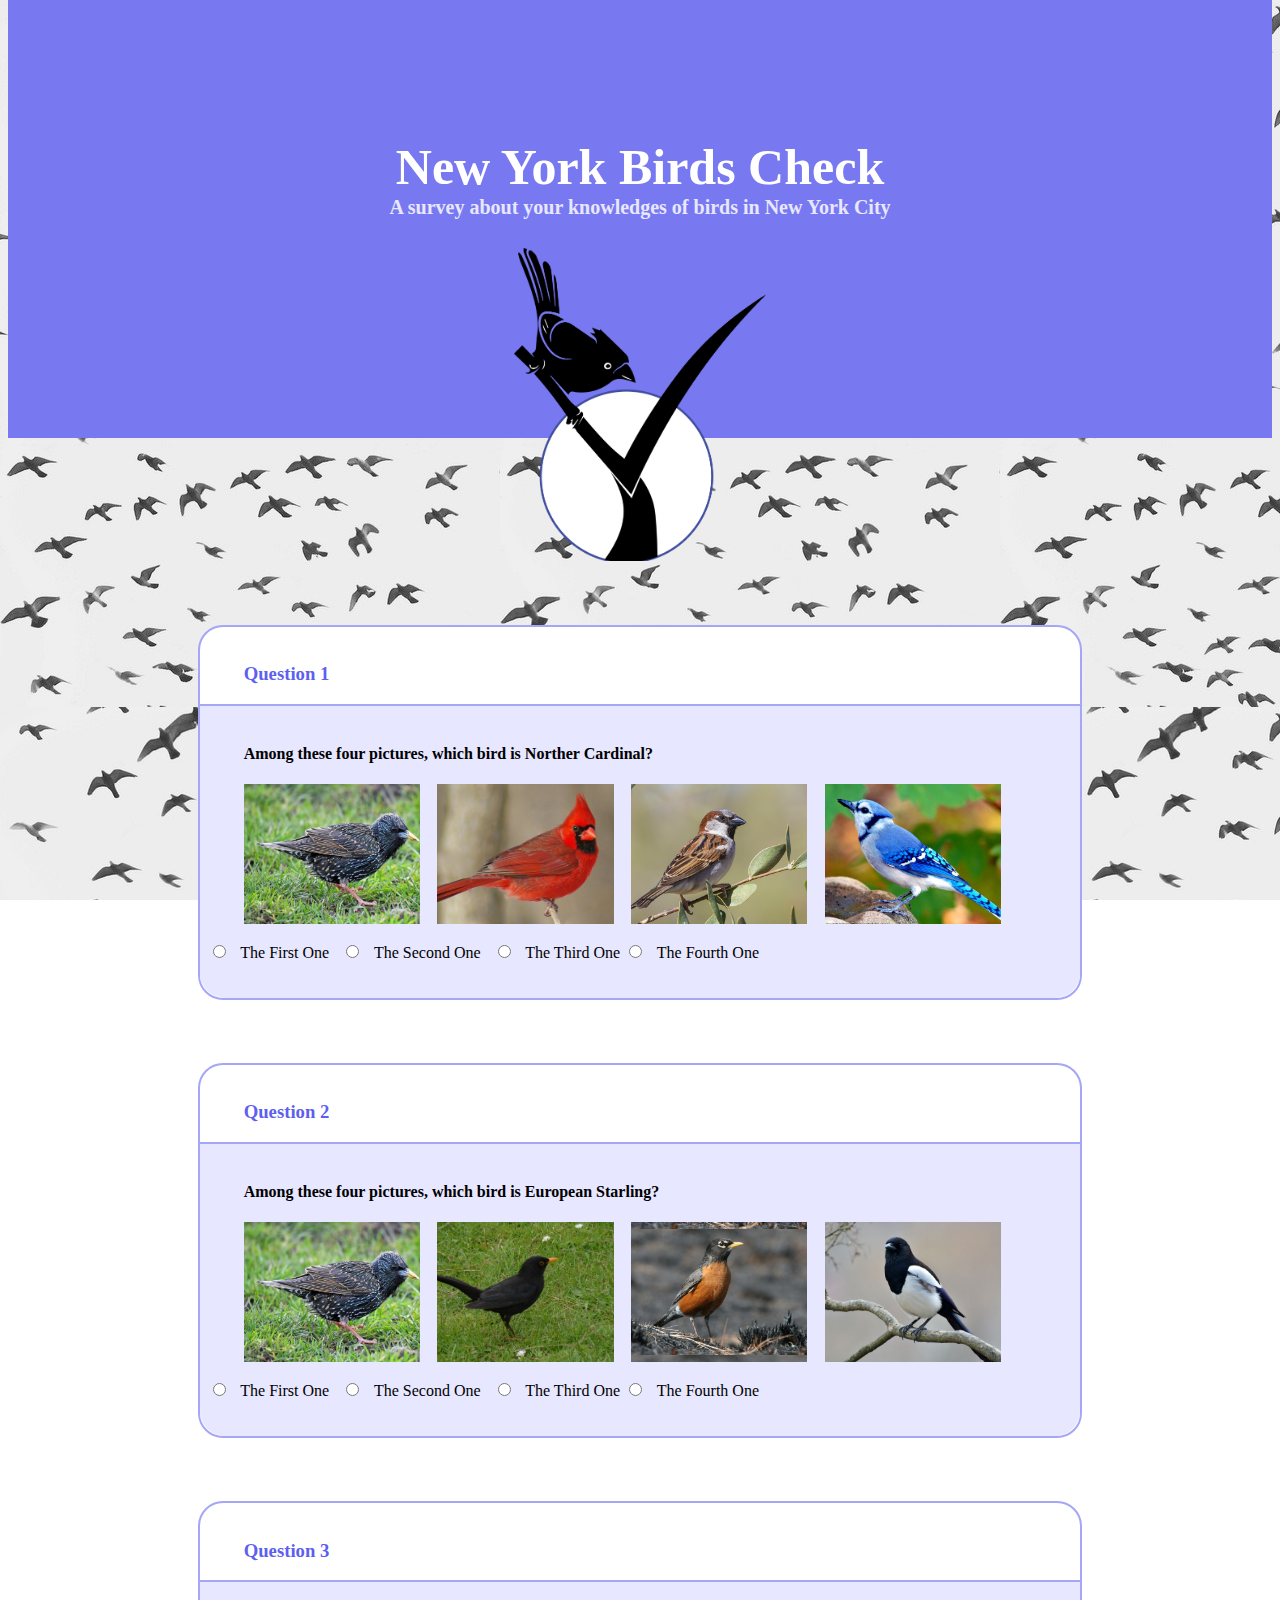
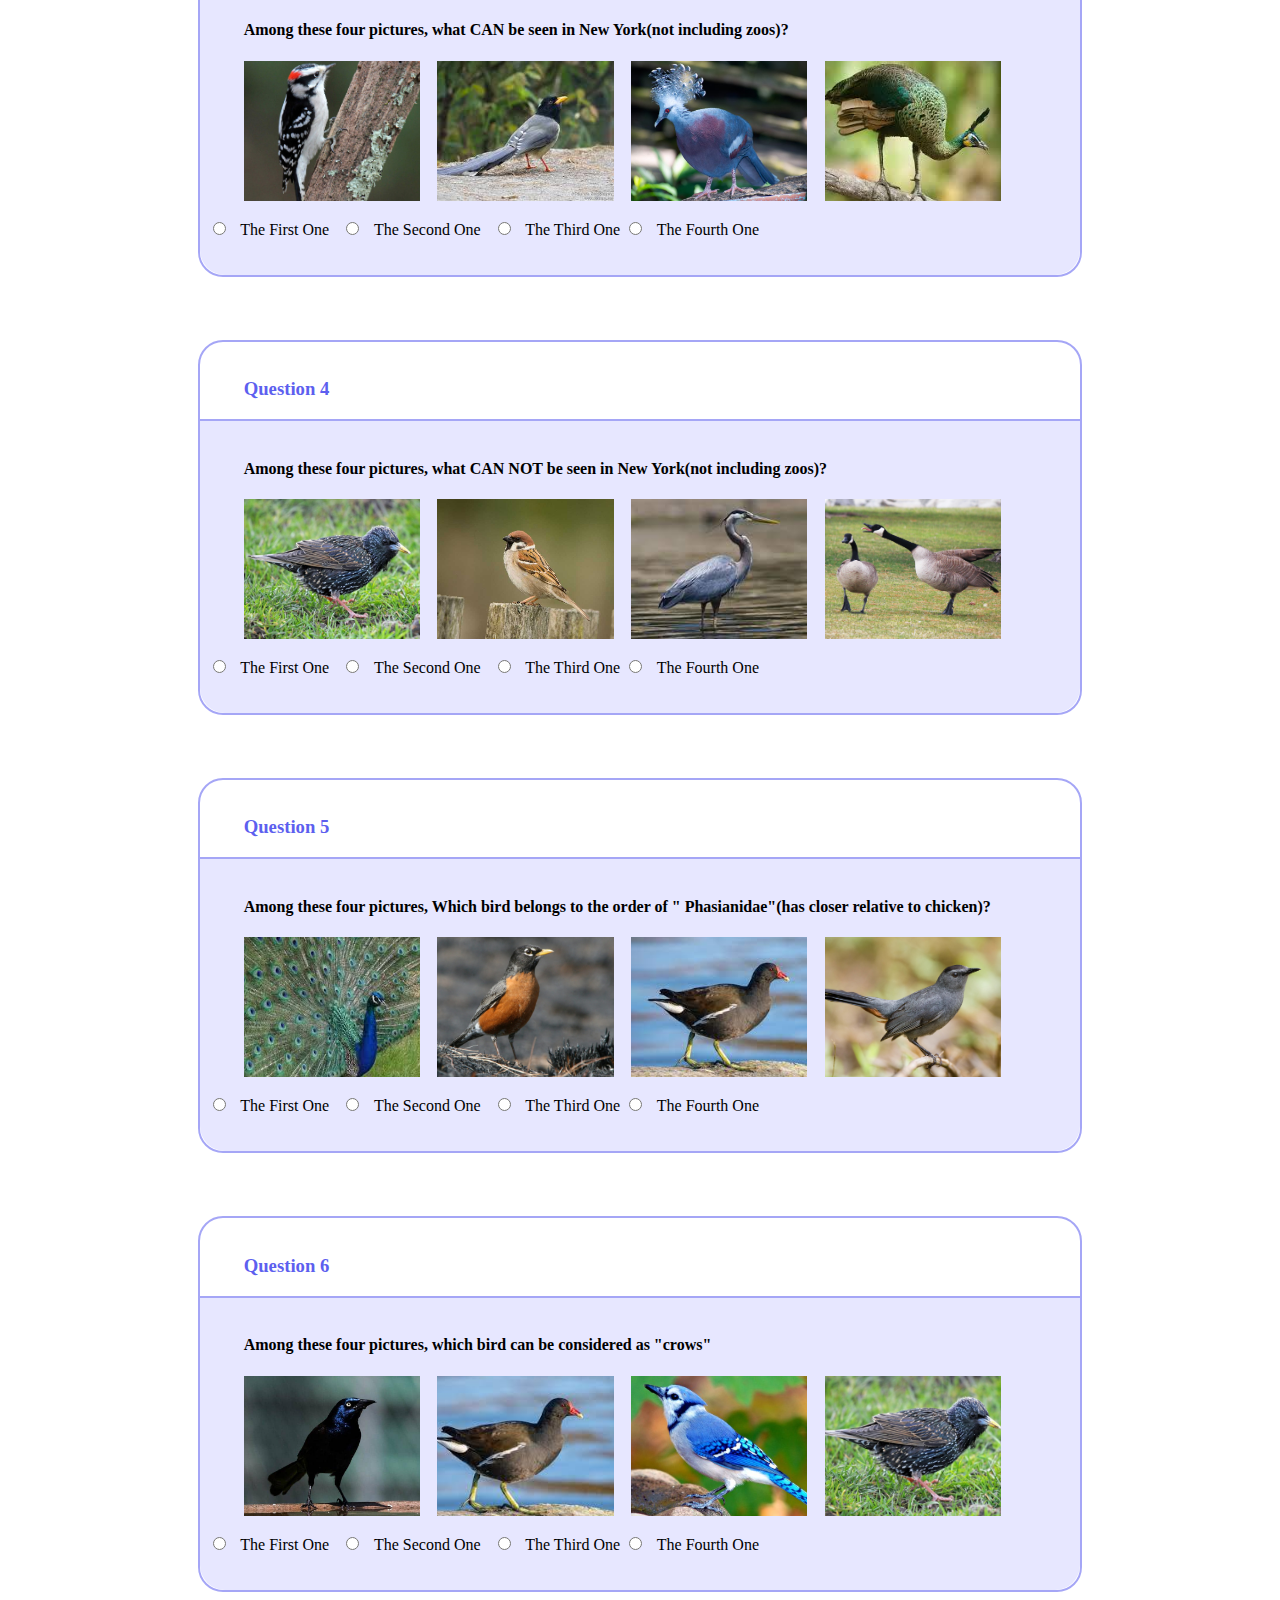
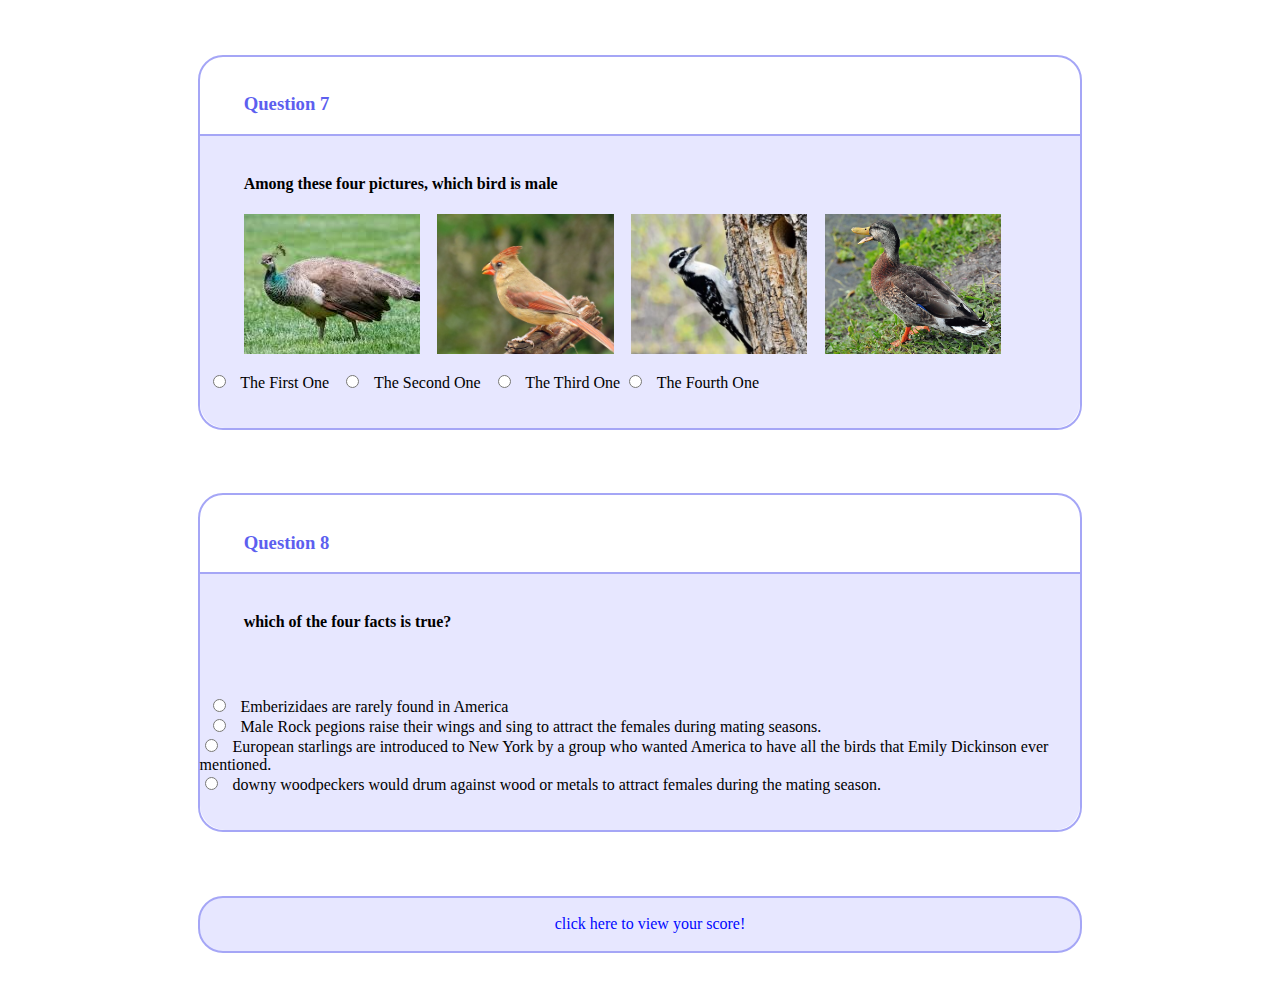
<file: index.html>
<!DOCTYPE html>
<html lang="en">
<head>
    <meta charset="UTF-8">
    <meta http-equiv="X-UA-Compatible" content="IE=edge">
    <meta name="viewport" content="width=device-width, initial-scale=1.0">
    <title>New York Birds Check</title>
    <link rel="stylesheet" href="styles.css">
    


</head>
<body>

    <!--
    <div id="canvas-wrapper"></div>
    <script src="https://cdnjs.cloudflare.com/ajax/libs/p5.js/1.4.0/p5.js"></script>
    <script src = "main.js"></script>
    -->
    

    <div class="frontbar">
        <div class="innerbar">
            
               <h1>New York Birds Check</h1>
               <h2>A survey about your knowledges of birds in New York City</h2>
        </div>
     
    </div>

    <div class="logo"></div>

    <div class="whitebar2">
        <h3>Question 1</h3>
        <div class="purplebar">
            <h4>Among these four pictures, which bird is Norther Cardinal? </h4>
            <div id="child21"></div>
            <div id="child22"></div>
            <div id="child23"></div>
            <div id="child24"></div>
            <br>

            <form id="Q1" action="/action_page.php">
                <input type="radio" id="ES2" name="question2" value="European_Starling">
                <label for="European_Starling">The First One</label>
                <input type="radio" id="NC2" name="question2" value="Northern_Cardinal">
                <label for="Northern_Cardinal">The Second One</label>
                <input type="radio" id="HS2" name="question2" value="House_Sparrow">
                <label for="House_Sparrow">The Third One</label>
                <input type="radio" id="BJ2" name="question2" value="Blue Jay">
                <label for="Blue Jay">The Fourth One</label>
              </form>
              <br><br>
        </div>
    </div>

    <div class="whitebar2">
        <h3>Question 2</h3>
        <div class="purplebar">
            <h4>Among these four pictures, which bird is European Starling? </h4>
            <div id="child31"></div>
            <div id="child32"></div>
            <div id="child33"></div>
            <div id="child34"></div>
            <br>


            <form  id="Q2" action="/action_page.php">
                <input type="radio" id="ES3" name="question3" value="European_Starling">
                <label for="European_Starling">The First One</label>
                <input type="radio" id="CBB3" name="question3" value="Common_Black_Bird">
                <label for="Common_Black_Bird">The Second One</label>
                <input type="radio" id="AR3" name="question3" value="American_Robin">
                <label for="American_Robin">The Third One</label>
                <input type="radio" id="MP3" name="question3" value="Magpie">
                <label for="Magpie">The Fourth One</label>
              </form>
              <br><br>
        </div>
    </div>

    <div class="whitebar2">
        <h3>Question 3</h3>
        <div class="purplebar">
            <h4>Among these four pictures, what CAN be seen in New York(not including zoos)? </h4>
            <div id="child41"></div>
            <div id="child42"></div>
            <div id="child43"></div>
            <div id="child44"></div>
            <br>

            <form id="Q3" action="/action_page.php">
                <input type="radio" id="DW4" name="question4" value="Downy_Woodpecker">
                <label for="Downy_Woodpecker">The First One</label>
                <input type="radio" id="YBBM4" name="question4" value="yellow_billed_blue_magpie">
                <label for="yellow_billed_blue_magpie">The Second One</label>
                <input type="radio" id="VCP4" name="question4" value="Victoria_Crowned_Pigeon">
                <label for="Victoria_Crowned_Pigeon">The Third One</label>
                <input type="radio" id="GP4" name="question4" value="green_peacock">
                <label for="green_peacock">The Fourth One</label>
              </form>
              <br><br>
        </div>
    </div>

    <div class="whitebar2">
        <h3>Question 4</h3>
        <div class="purplebar">
            <h4>Among these four pictures, what CAN NOT be seen in New York(not including zoos)? </h4>
            <div id="child51"></div>
            <div id="child52"></div>
            <div id="child53"></div>
            <div id="child54"></div>
            <br>

            <form id="Q4" action="/action_page.php">
                <input type="radio" id="ES5" name="question5" value="European_Starling">
                <label for="European_Starling">The First One</label>
                <input type="radio" id="TS5" name="question5" value="Tree_Sparrow">
                <label for="Tree_Sparrow">The Second One</label>
                <input type="radio" id="BBH5" name="question5" value="Big_Blue_Heron">
                <label for="Big_Blue_Heron">The Third One</label>
                <input type="radio" id="CG5" name="question5" value="Canadian_Goose">
                <label for="Canadian_Goose">The Fourth One</label>
              </form>
              <br><br>
        </div>
    </div>

    <div class="whitebar2">
        <h3>Question 5</h3>
        <div class="purplebar">
            <h4>Among these four pictures, Which bird belongs to the order of "	Phasianidae"(has closer relative to chicken)? </h4>
            <div id="child61"></div>
            <div id="child62"></div>
            <div id="child63"></div>
            <div id="child64"></div>
            <br>

            <form id="Q5" action="/action_page.php">
                <input type="radio" id="BP6" name="question6" value="Blue_Peacock">
                <label for="Blue_Peacock">The First One</label>
                <input type="radio" id="AR6" name="question6" value="American_Robin">
                <label for="American_Robin">The Second One</label>
                <input type="radio" id="M6" name="question6" value="Moorhen">
                <label for="Moorhen">The Third One</label>
                <input type="radio" id="GC6" name="question6" value="Grey_Catbird">
                <label for="Grey_Catbird">The Fourth One</label>
              </form>
              <br><br>
        </div>
    </div>

    <div class="whitebar2">
        <h3>Question 6</h3>
        <div class="purplebar">
            <h4>Among these four pictures, which bird can be considered as "crows" </h4>
            <div id="child71"></div>
            <div id="child72"></div>
            <div id="child73"></div>
            <div id="child74"></div>
             <br>

            <form id="Q6" action="/action_page.php">
                <input type="radio" id="CG7" name="question7" value="common_grackles">
                <label for="common_grackles">The First One</label>
                <input type="radio" id="M7" name="question7" value="Moorhen">
                <label for="Moorhen">The Second One</label>
                <input type="radio" id="BJ7" name="question7" value="Blue_Jay">
                <label for="Blue_Jay">The Third One</label>
                <input type="radio" id="ES7" name="question7" value="European_Starling">
                <label for="European_Starling">The Fourth One</label>
              </form>
              <br><br>
        </div>
    </div>

    <div class="whitebar2">
        <h3>Question 7</h3>
        <div class="purplebar">
            <h4>Among these four pictures, which bird is male </h4>
            <div id="child81"></div>
            <div id="child82"></div>
            <div id="child83"></div>
            <div id="child84"></div>
             <br>

            <form id="Q7" action="/action_page.php">
                <input type="radio" id="BP6" name="question8" value="Blue_Peacock">
                <label for="Blue_Peacock">The First One</label>
                <input type="radio" id="NC8" name="question8" value="Northern_Cardinal">
                <label for="Northern_Cardinal">The Second One</label>
                <input type="radio" id="M6" name="question8" value="Downy_Woodpecker">
                <label for="Downy_Woodpecker">The Third One</label>
                <input type="radio" id="M8" name="question8" value="mallard">
                <label for="mallard">The Fourth One</label>
              </form>
              <br><br>
        </div>
    </div>

    <div class="whitebar2">
        <h3>Question 8</h3>
        <div class="purplebar">
            <h4>which of the four facts is true? </h4>

            <form id="Q8" action="/action_page.php">
                <input type="radio" id="A9" name="question8" value="A">
                <label for="A">Emberizidaes are rarely found in America</label>
              <br>
                <input type="radio" id="B9" name="question8" value="B">
                <label for="B">Male Rock pegions raise their wings and sing to attract the females during mating seasons.  </label>
                <br>
              <input type="radio" id="C9" name="question8" value="C">
                <label for="C"> European starlings are introduced to New York by a group who wanted America to have all the birds that Emily Dickinson ever mentioned. </label>
                <br>
              <input type="radio" id="D9" name="question8" value="D">
                <label for="D">downy woodpeckers would drum against wood or metals to attract females during the mating season. </label>
              </form>
              <br><br>
        </div>
    </div>




    <div class="whitebar3">
        <div id="linktoresult">
        <a href="end.html" style="text-decoration: none; color: rgb(0, 8, 255); " >click here to view your score!</a>
        </div>
        
    </div>

    



<script src="main.js"></script>





</body>
</html>
</file>
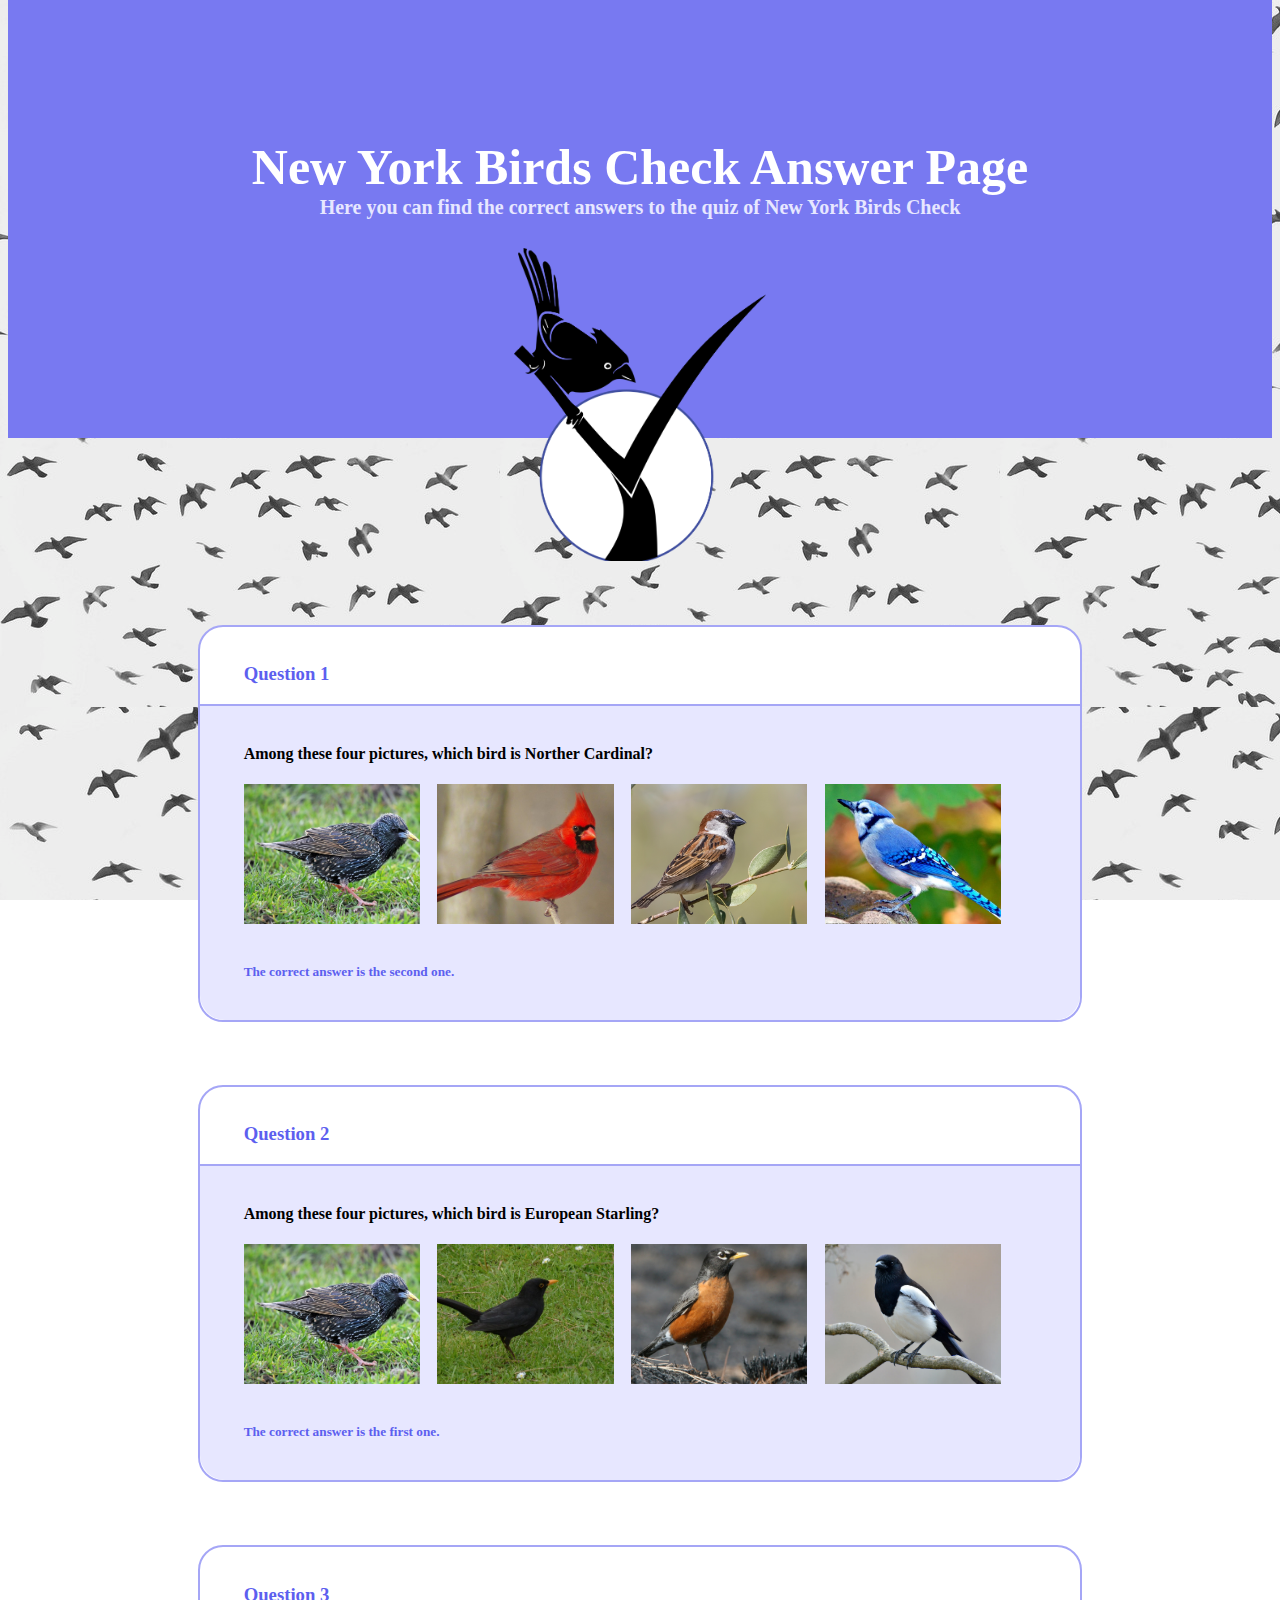
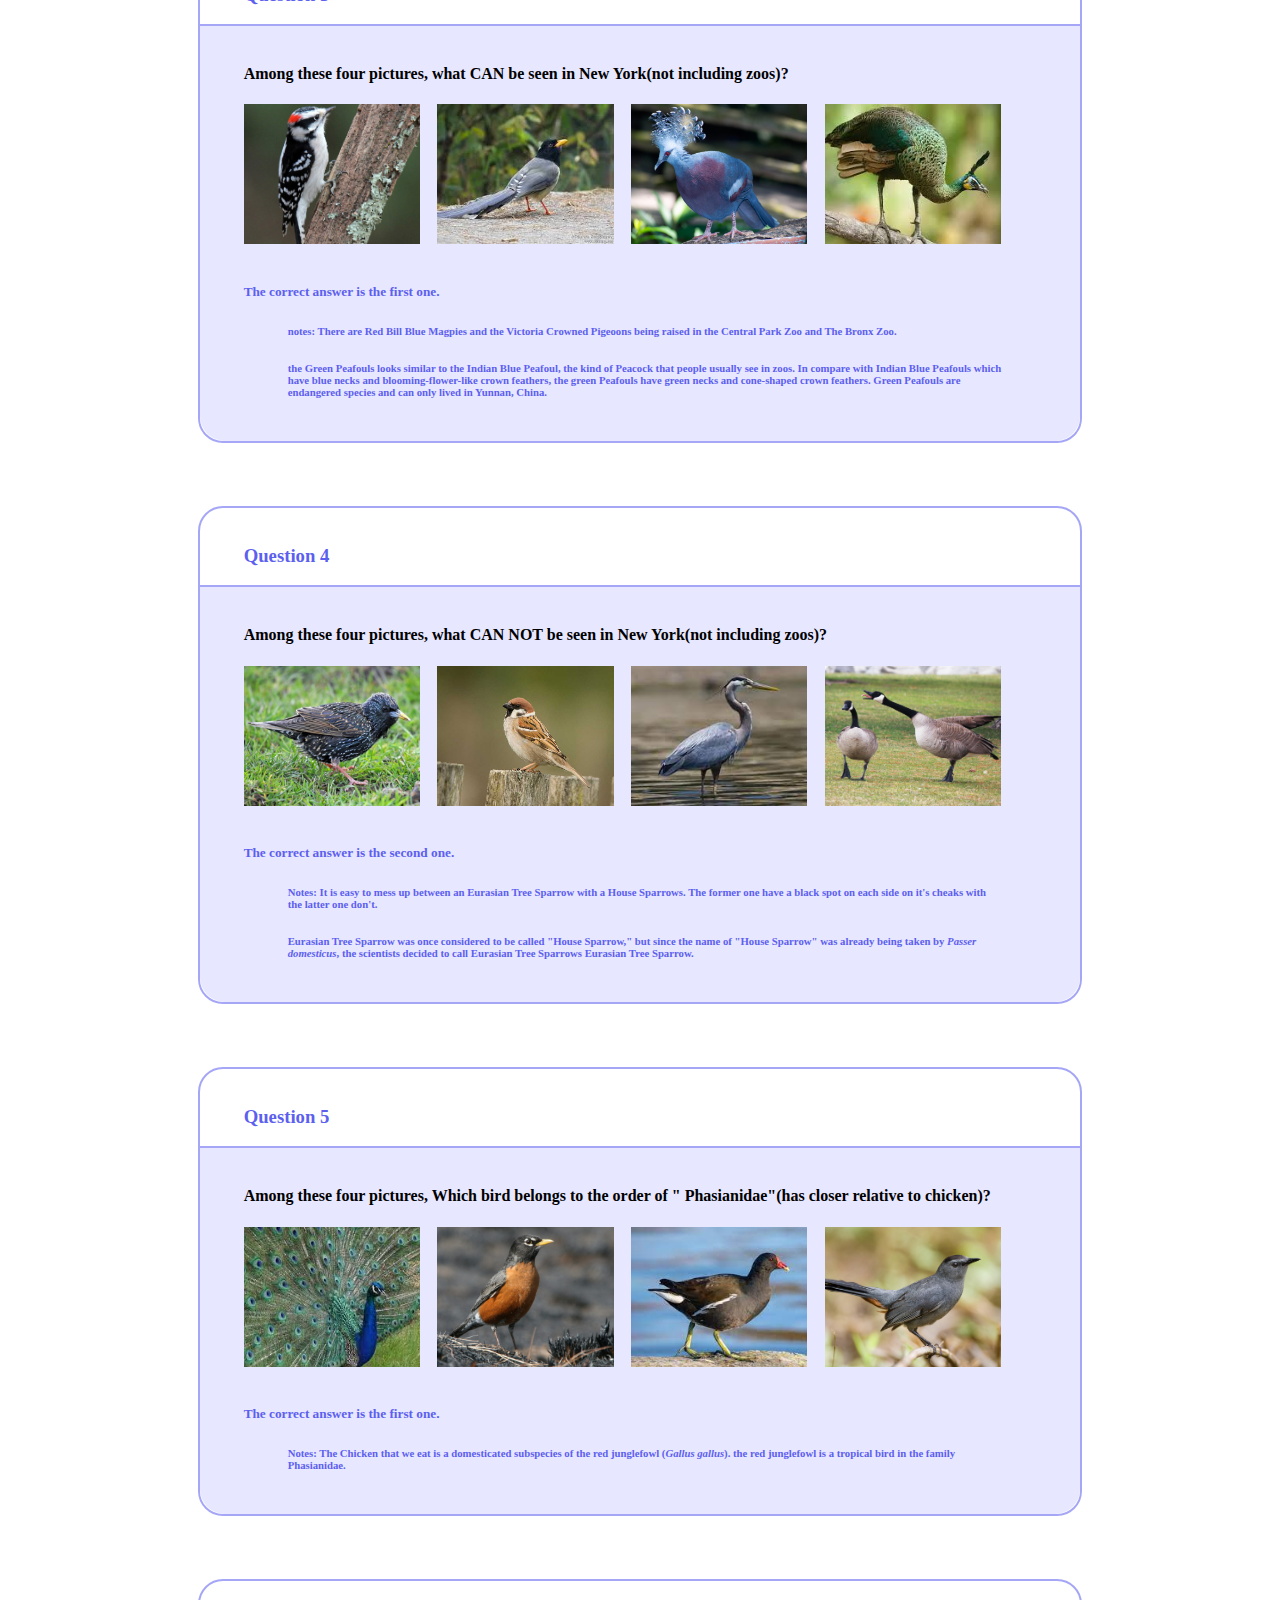
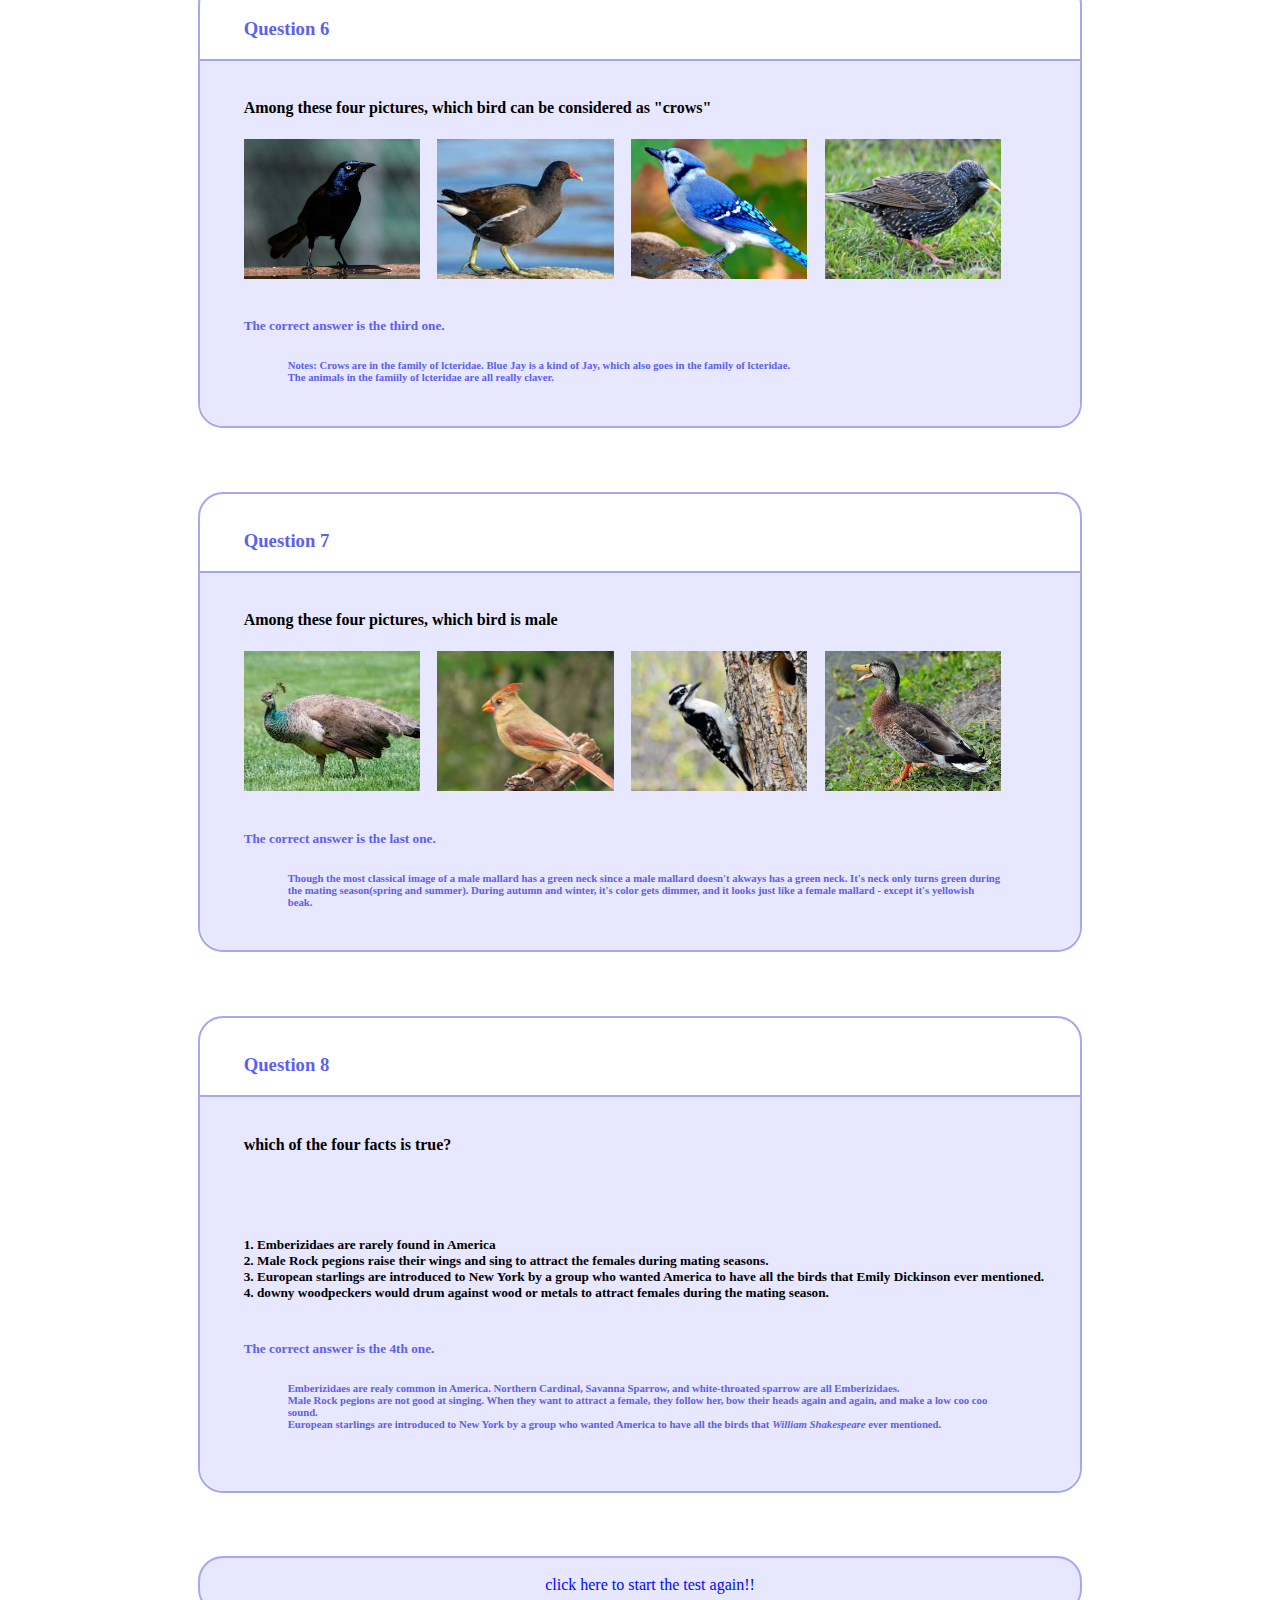
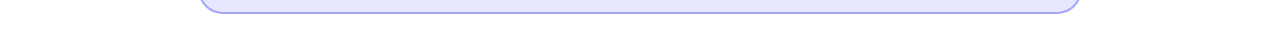
<file: anser.html>
<!DOCTYPE html>
<html lang="en">
<head>
    <meta charset="UTF-8">
    <meta http-equiv="X-UA-Compatible" content="IE=edge">
    <meta name="viewport" content="width=device-width, initial-scale=1.0">
    <title>New York Birds Check</title>
    <link rel="stylesheet" href="styles.css">
</head>



<body>   

    


    <div class="frontbar">
        <div class="innerbar">
            
               <h1>New York Birds Check Answer Page</h1>
               <h2>Here you can find the correct answers to the quiz of New York Birds Check </h2>
        </div>
     
    </div>

    <div class="logo"></div>

    <div class="whitebar2">
        <h3>Question 1</h3>
        <div class="purplebar">
            <h4>Among these four pictures, which bird is Norther Cardinal? </h4>
            <div id="child221"></div>
            <div id="child222"></div>
            <div id="child223"></div>
            <div id="child224"></div>
            <h5>The correct answer is the second one. </h5>
            <br>
        </div>
    </div>




    <div class="whitebar2">
        <h3>Question 2</h3>
        <div class="purplebar">
            <h4>Among these four pictures, which bird is European Starling? </h4>
            <div id="child231"></div>
            <div id="child232"></div>
            <div id="child233"></div>
            <div id="child234"></div>
            <h5>The correct answer is the first one. </h5>
             <br>
        </div>
    </div>

    <div class="whitebar2">
        <h3>Question 3</h3>
        <div class="purplebar">
            <h4>Among these four pictures, what CAN be seen in New York(not including zoos)? </h4>
            <div id="child241"></div>
            <div id="child242"></div>
            <div id="child243"></div>
            <div id="child244"></div>
            <h5>The correct answer is the first one. </h5>
            <h6>notes: There are Red Bill Blue Magpies and the Victoria Crowned Pigeoons being raised in the Central Park Zoo and The Bronx Zoo. </h6>
            <h6>the Green Peafouls looks similar to the Indian Blue Peafoul, the kind of Peacock that people usually see in zoos. In compare with Indian Blue Peafouls which have blue necks and blooming-flower-like crown feathers, 
               the green Peafouls have green necks and cone-shaped crown feathers. Green Peafouls are endangered species and can only lived in Yunnan, China. </h6>
            <br>
        </div>
    </div>

    <div class="whitebar2">
        <h3>Question 4</h3>
        <div class="purplebar">
            <h4>Among these four pictures, what CAN NOT be seen in New York(not including zoos)? </h4>
            <div id="child251"></div>
            <div id="child252"></div>
            <div id="child253"></div>
            <div id="child254"></div>
            <h5>The correct answer is the second one.</h5>
            <h6>Notes: It is easy to mess up between an Eurasian Tree Sparrow with a House Sparrows. The former one have a black spot on each side on it's cheaks with the latter one don't.</h6>
            <h6>Eurasian Tree Sparrow was once considered to be called "House Sparrow," but since the name of "House Sparrow" was already being taken by <em>Passer domesticus</em>, the scientists decided to call Eurasian Tree Sparrows Eurasian Tree Sparrow.</h6>
            <br>
        </div>
    </div>

    <div class="whitebar2">
        <h3>Question 5</h3>
        <div class="purplebar">
            <h4>Among these four pictures, Which bird belongs to the order of "	Phasianidae"(has closer relative to chicken)? </h4>
            <div id="child261"></div>
            <div id="child262"></div>
            <div id="child263"></div>
            <div id="child264"></div>
            <h5>The correct answer is the first one.</h5>
            <h6>Notes: The Chicken that we eat is a domesticated subspecies of the red junglefowl (<em>Gallus gallus</em>). the red junglefowl is a tropical bird in the family Phasianidae.  </h6>
            <br>
        </div>
    </div>

    <div class="whitebar2">
        <h3>Question 6</h3>
        <div class="purplebar">
            <h4>Among these four pictures, which bird can be considered as "crows" </h4>
            <div id="child271"></div>
            <div id="child272"></div>
            <div id="child273"></div>
            <div id="child274"></div>
            <h5>The correct answer is the third one.</h5>
            <h6>Notes: Crows are in the family of lcteridae. Blue Jay is a kind of Jay, which also goes in the family of lcteridae. 
             <br> The animals in the famiily of lcteridae are all really claver. </h6>
            
             <br>
        </div>
    </div>

    <div class="whitebar2">
        <h3>Question 7</h3>
        <div class="purplebar">
            <h4>Among these four pictures, which bird is male </h4>
            <div id="child281"></div>
            <div id="child282"></div>
            <div id="child283"></div>
            <div id="child284"></div>
            <h5>The correct answer is the last one.</h5>
            <h6>Though the most classical image of a male mallard has a green neck since a male mallard doesn't akways has a green neck. It's neck only turns green during the mating season(spring and summer). During autumn and winter, it's color gets dimmer, and it looks just like a female mallard - except it's yellowish beak.   </h6>
             <br>
        </div>
    </div>

    <div class="whitebar2">
        <h3>Question 8</h3>
        <div class="purplebar" >
            <h4>which of the four facts is true? </h4>
            <h5 id="h5line">
                1. Emberizidaes are rarely found in America <br>
                2. Male Rock pegions raise their wings and sing to attract the females during mating seasons.  <br>
                3. European starlings are introduced to New York by a group who wanted America to have all the birds that Emily Dickinson ever mentioned. <br>
                4. downy woodpeckers would drum against wood or metals to attract females during the mating season.
               

                <h5>
                    The correct answer is the 4th one.
                </h5>
                <h6>
                    Emberizidaes are realy common in America. Northern Cardinal, Savanna Sparrow, and white-throated sparrow are all Emberizidaes.<br>
                    Male Rock pegions are not good at singing. When they want to attract a female, they follow her, bow their heads again and again, and make a low coo coo sound.<br>
                    European starlings are introduced to New York by a group who wanted America to have all the birds that <em>William Shakespeare</em> ever mentioned. 

                </h6>





            </h5>
              <br><br>
        </div>
    </div>




   

    <div class="whitebar3">
        <div id="linktoresult">
        <a href="index.html" style="text-decoration: none; color: rgb(0, 8, 255); " >click here to start the test again!!</a>
        </div>
        
    </div>

    



<script src="main.js"></script>





</body>
</html>
</file>
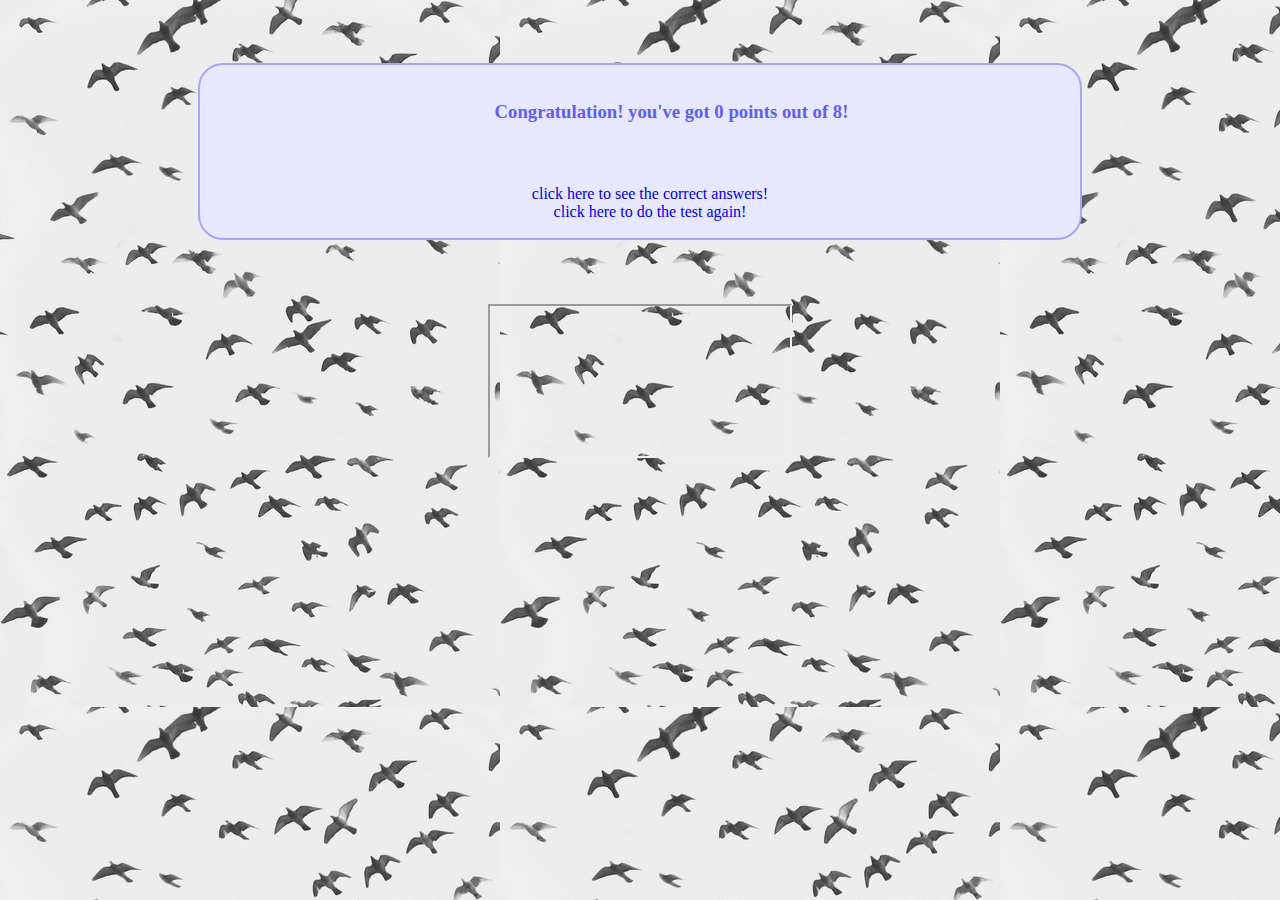
<file: end.html>
<!DOCTYPE html>
<html lang="en">
<head>
    <meta charset="UTF-8">
    <meta http-equiv="X-UA-Compatible" content="IE=edge">
    <meta name="viewport" content="width=device-width, initial-scale=1.0">
    <title>Document</title>
    <link rel="stylesheet" href="styles.css">
    


</head>
<body>


<div class="whitebar4">
        <div id="linktoresult">
         <h3> Congratulation! you've got <span id="score"></span> points out of 8!</h3>
         <a href="anser.html" style="text-decoration: none">click here to see the correct answers!</a>
         <br>
         <a href="index.html" style="text-decoration: none">click here to do the test again!</a>    
        </div>

</div>

<div id = "videoholder">
<iframe src="https://w.soundcloud.com/player/?url=https%3A//api.soundcloud.com/tracks/1037784259&color=%23ff5500&auto_play=true&hide_related=false&show_comments=true&show_user=true&show_reposts=false&show_teaser=true&visual=true"></iframe>   
</div>


    
<script src = "two.js"></script>
</body>
</html>
</file>
<file: styles.css>
/*
canvas {
    /*because our canvas is 400px wide we can subtract 200 from half the
    width/height of the screen to get it to be in the middle*/
   /* left: calc(50% - 200px);
    top: calc(50vh - 200px);
    position: relative;
    background-color: aqua;
 } */   

 
body{
    background-image: url(pics/bg2.jpg);
    background-attachment: fixed;
}

 .frontbar{
 position: relative;
 background-color: #7879f1;
 height: 480px;
 margin-top: -50px;
 margin-left: 0px;
 margin-right: 0px
 

 }

 .logo{
    position: relative;
  
    height: 313px;
    margin-top: -15%;
    margin-left: 40%;
    margin-right: 40%;
    background-image: url(pics/logo.png);
    background-size: 100%;
 }


 div.logo:hover{

    background-image: url(pics/logohover.png);
    background-size: 99.5%;
 }

 h1{
     font-size: 50px;
     text-align:center;
     margin: 0%;
     padding-top:180px;
     color: white;
 }

 h2{
    font-size: 20px;
    text-align:center;
    margin-top: 0px;
    color: #E7E7FF;
 }

.whitebar{
    position: relative;
    background-color: white;
    margin-left: 15%;
    margin-right: 15%;
    margin-top: 5%;
    border-radius: 25px;
    border: 2px solid  #a5a6f6;
}
h3{
    padding-left: 5%;
    padding-top: 2%;
    padding-bottom: 5%;
    color: #5d5fef;
    
}
h4{padding-left: 5%;
    padding-top: 2%;
    padding-bottom: 5%;
    color: black;

}

h5{padding-left: 5%;
    padding-top: 2%;
    padding-bottom: 0%;
    color: #5d5fef;

}

#h5line{
    padding-left: 5%;
    padding-top: 2%;
    padding-bottom: 0%;
    color: black;

}
h6{ padding-left: 10%;
    padding-top: 0%;
    padding-bottom: 0%;
    padding-right: 9%;
    color: #5d5fef;

}

.purplebar{
    position: relative;
    background-color: #E7E7FF;
    border-bottom-left-radius: 25px;
    border-bottom-right-radius: 25px;
    margin-top: -5%;
    margin-bottom: 0px;
    border-top: 2px solid  #a5a6f6;
}
.insetnumber{
    position: relative;
    padding-left: 5%;
  
}

.whitebar2{
    position: relative;
    background-color: white;
    margin-left: 15%;
    margin-right: 15%;
    margin-top: 5%;
    border-radius: 25px;
    border: 2px solid  #a5a6f6;
    margin-bottom: 0px;
}

div.whitebar2:hover{
    border: 3px solid  #484acd;
 
}


.whitebar3{
    position: relative;
    background-color: #E7E7FF;
    margin-left: 15%;
    margin-right: 15%;
    margin-top: 5%;
    border-radius: 25px;
    border: 2px solid  #a5a6f6;
    margin-bottom: 0px;
}

div.whitebar3:hover{
    position: relative;
    background-color: #a29fff;
    color: white;
    margin-left: 15%;
    margin-right: 15%;
    margin-top: 5%;
    border-radius: 25px;
    border: 3px solid  #484acd;
    margin-bottom: 0px;  
}

.whitebar3 a.link{
    color: red;
    text-decoration: none;
}


.whitebar4{
    position: relative;
    background-color: #E7E7FF;
    margin-left: 15%;
    margin-right: 15%;
    margin-top: 5%;
    border-radius: 25px;
    border: 2px solid  #a5a6f6;
    margin-bottom: 0px;
}

#videoholder{
    position: relative;
   
    margin-left: 20%;
    margin-right: 20%;
    margin-top: 5%;
    margin-bottom: 0px;
    padding-left: 18%;
    padding-right: 20%;
}

#child21{
    position: relative;
    background-color: blue;
    background-image: url(pics/european-starling.jpg);
    background-size: 110%;
    height: 140px;
    margin-left: 5%;
    margin-right: 75%;
    margin-top: -5%;
   
}


#child22{
    position: relative;
    background-color: blue;
    background-image: url(pics/Northern-Cardinal.jpg);
    background-size: 120%;
    background-position: right;
    height: 140px;
    margin-left: 27%;
    margin-right: 53%;
    margin-top: -140px;
   
}


#child23{
    position: relative;
    background-color: blue;
    background-image: url(pics/house-sparrow-male.png);
    background-size: 130%;
    background-position: center;
    height: 140px;
    margin-left: 49%;
    margin-right: 31%;
    margin-top: -140px;
}


#child24{
    position: relative;
    background-color: blue;
    background-image: url(pics/blue_jay.jpg);
    background-size: 110%;
    height: 140px;
    margin-left: 71%;
    margin-right: 9%;
    margin-top: -140px;
}


#child31{
    position: relative;
    background-color: blue;
    background-image: url(pics/european-starling.jpg);
    background-size: 110%;
    height: 140px;
    margin-left: 5%;
    margin-right: 75%;
    margin-top: -5%;
   
}


#child32{
    position: relative;
    background-color: blue;
    background-image: url(pics/common-blackbird.jpg);
    background-size: 120%;
    background-position: right;
    height: 140px;
    margin-left: 27%;
    margin-right: 53%;
    margin-top: -140px;
   
}


#child33{
    position: relative;
    background-color: blue;
    background-image: url(pics/American-Robin.jpg);
    background-size: 130%;
    background-position: center;
    height: 140px;
    margin-left: 49%;
    margin-right: 31%;
    margin-top: -140px;
}


#child34{
    position: relative;
    background-color: blue;
    background-image: url(pics/magpie.jpg);
    background-size: 120%;
    background-position: right;
    height: 140px;
    margin-left: 71%;
    margin-right: 9%;
    margin-top: -140px;
}


#child41{
    position: relative;
    background-color: blue;
    background-image: url(pics/Downy-woodpeckermale.jpg);
    background-size: 152%;
    background-position: center;
    height: 140px;
    margin-left: 5%;
    margin-right: 75%;
    margin-top: -5%;
   
}


#child42{
    position: relative;
    background-color: blue;
    background-image: url(pics/yellow_Billed_blue_magpie.jpg);
    background-size: 120%;
    background-position: right;
    height: 140px;
    margin-left: 27%;
    margin-right: 53%;
    margin-top: -140px;
   
}


#child43{
    position: relative;
    background-color: blue;
    background-image: url(pics/victoria_crwned-pigeon.jpg);
    background-size: 130%;
    background-position: center;
    height: 140px;
    margin-left: 49%;
    margin-right: 31%;
    margin-top: -140px;
}


#child44{
    position: relative;
    background-color: blue;
    background-image: url(pics/green_peacock.jpg);
    background-size: 144%;
    background-position:center;
    height: 140px;
    margin-left: 71%;
    margin-right: 9%;
    margin-top: -140px;
}


#child51{
    position: relative;
    background-color: blue;
    background-image: url(pics/european-starling.jpg);
    background-size: 110%;
    background-position: center;
    height: 140px;
    margin-left: 5%;
    margin-right: 75%;
    margin-top: -5%;
   
}


#child52{
    position: relative;
    background-color: blue;
    background-image: url(pics/tree-sparrow.jpg);
    background-size: 120%;
    background-position: right;
    height: 140px;
    margin-left: 27%;
    margin-right: 53%;
    margin-top: -140px;
   
}


#child53{
    position: relative;
    background-color: blue;
    background-image: url(pics/big_blue_heron.jpg);
    background-size: 144%;
    background-position: left;
    height: 140px;
    margin-left: 49%;
    margin-right: 31%;
    margin-top: -140px;
}


#child54{
    position: relative;
    background-color: blue;
    background-image: url(pics/canadian_goose.jpg);
    background-size: 110%;
    background-position:center;
    height: 140px;
    margin-left: 71%;
    margin-right: 9%;
    margin-top: -140px;
}


#child61{
    position: relative;
    background-color: blue;
    background-image: url(pics/peacock.jpg);
    background-size: 130%;
    background-position: center;
    height: 140px;
    margin-left: 5%;
    margin-right: 75%;
    margin-top: -5%;
   
}


#child62{
    position: relative;
    background-color: blue;
    background-image: url(pics/American-Robin.jpg);
    background-size: 150%;
    background-position: center;
    height: 140px;
    margin-left: 27%;
    margin-right: 53%;
    margin-top: -140px;
   
}


#child63{
    position: relative;
    background-color: blue;
    background-image: url(pics/moorhen.jpg);
    background-size: 120%;
    background-position: left;
    height: 140px;
    margin-left: 49%;
    margin-right: 31%;
    margin-top: -140px;
}


#child64{
    position: relative;
    background-color: blue;
    background-image: url(pics/grey_cat_bird.jpg);
    background-size: 124%;
    background-position:center;
    height: 140px;
    margin-left: 71%;
    margin-right: 9%;
    margin-top: -140px;
}


#child71{
    position: relative;
    background-color: blue;
    background-image: url(pics/common_grackle.jpg);
    background-size: 170%;
    background-position: center;
    height: 140px;
    margin-left: 5%;
    margin-right: 75%;
    margin-top: -5%;
   
}


#child72{
    position: relative;
    background-color: blue;
    background-image: url(pics/moorhen.jpg);
    background-size: 130%;
    background-position: center;
    height: 140px;
    margin-left: 27%;
    margin-right: 53%;
    margin-top: -140px;
   
}


#child73{
    position: relative;
    background-color: blue;
    background-image: url(pics/blue_jay.jpg);
    background-size: 120%;
    background-position: left;
    height: 140px;
    margin-left: 49%;
    margin-right: 31%;
    margin-top: -140px;
}


#child74{
    position: relative;
    background-color: blue;
    background-image: url(pics/european-starling.jpg);
    background-size: 124%;
    background-position:center;
    height: 140px;
    margin-left: 71%;
    margin-right: 9%;
    margin-top: -140px;
}


#child81{
    position: relative;
    background-color: blue;
    background-image: url(pics/peacoc_female.jpg);
    background-size: 170%;
    background-position: center;
    height: 140px;
    margin-left: 5%;
    margin-right: 75%;
    margin-top: -5%;
   
}


#child82{
    position: relative;
    background-color: blue;
    background-image: url(pics/Female-Northern-Cardinal.jpg);
    background-size: 130%;
    background-position: center;
    height: 140px;
    margin-left: 27%;
    margin-right: 53%;
    margin-top: -140px;
   
}


#child83{
    position: relative;
    background-color: blue;
    background-image: url(pics/downyfemale.jpg);
    background-size: 120%;
    background-position: left;
    height: 140px;
    margin-left: 49%;
    margin-right: 31%;
    margin-top: -140px;
}


#child84{
    position: relative;
    background-color: blue;
    background-image: url(pics/mallardmale2.jpg);
    background-size: 124%;
    background-position:center;
    height: 140px;
    margin-left: 71%;
    margin-right: 9%;
    margin-top: -140px;
}







#child221{
    position: relative;
    background-color: blue;
    background-image: url(pics/european-starling.jpg);
    background-size: 110%;
    height: 140px;
    margin-left: 5%;
    margin-right: 75%;
    margin-top: -5%;
   
}

#child221:hover{
    position: relative;
    background-color: white;
    background-image: url(pics/p11.png);
    background-size: 110%;
    height: 140px;
    margin-left: 5%;
    margin-right: 75%;
    margin-top: -5%;

}


#child222{
    position: relative;
    background-color: blue;
    background-image: url(pics/Northern-Cardinal.jpg);
    background-size: 120%;
    background-position: right;
    height: 140px;
    margin-left: 27%;
    margin-right: 53%;
    margin-top: -140px;
   
}

#child222:hover{
    position: relative;
    background-color: white;
    background-image: url(pics/p12.png);
    background-size: 110%;
    height: 140px;
    margin-left: 27%;
    margin-right: 53%;
    margin-top: -140px;
   
}




#child223{
    position: relative;
    background-color: blue;
    background-image: url(pics/house-sparrow-male.png);
    background-size: 130%;
    background-position: center;
    height: 140px;
    margin-left: 49%;
    margin-right: 31%;
    margin-top: -140px;
}

#child223:hover{
    position: relative;
    background-color: blue;
    background-image: url(pics/p13.png);
    background-size: 130%;
    background-position: center;
    height: 140px;
    margin-left: 49%;
    margin-right: 31%;
    margin-top: -140px;
}


#child224{
    position: relative;
    background-color: blue;
    background-image: url(pics/blue_jay.jpg);
    background-size: 110%;
    height: 140px;
    margin-left: 71%;
    margin-right: 9%;
    margin-top: -140px;
}

#child224:hover{
    position: relative;
    background-color: blue;
    background-image: url(pics/p14.png);
    background-size: 110%;
    height: 140px;
    margin-left: 71%;
    margin-right: 9%;
    margin-top: -140px;
}


#child231{
    position: relative;
    background-color: blue;
    background-image: url(pics/european-starling.jpg);
    background-size: 110%;
    height: 140px;
    margin-left: 5%;
    margin-right: 75%;
    margin-top: -5%;
   
}


#child231:hover{
    position: relative;
    background-color: blue;
    background-image: url(pics/p11.png);
    background-size: 110%;
    height: 140px;
    margin-left: 5%;
    margin-right: 75%;
    margin-top: -5%;
   
}


#child232{
    position: relative;
    background-color: blue;
    background-image: url(pics/common-blackbird.jpg);
    background-size: 120%;
    background-position: right;
    height: 140px;
    margin-left: 27%;
    margin-right: 53%;
    margin-top: -140px;
   
}

#child232:hover{
    position: relative;
    background-color: blue;
    background-image: url(pics/p22.png);
    background-size: 120%;
    background-position: right;
    height: 140px;
    margin-left: 27%;
    margin-right: 53%;
    margin-top: -140px;
   
}


#child233{
    position: relative;
    background-color: blue;
    background-image: url(pics/American-Robin.jpg);
    background-size: 160%;
    background-position: center;
    height: 140px;
    margin-left: 49%;
    margin-right: 31%;
    margin-top: -140px;
}

#child233:hover{
    position: relative;
    background-color: blue;
    background-image: url(pics/p23.png);
    background-size: 160%;
    background-position: center;
    height: 140px;
    margin-left: 49%;
    margin-right: 31%;
    margin-top: -140px;
}


#child234{
    position: relative;
    background-color: blue;
    background-image: url(pics/magpie.jpg);
    background-size: 130%;
    background-position: right;
    height: 140px;
    margin-left: 71%;
    margin-right: 9%;
    margin-top: -140px;
}

#child234:hover{
    position: relative;
    background-color: blue;
    background-image: url(pics/p24.png);
    background-size: 130%;
    background-position: right;
    height: 140px;
    margin-left: 71%;
    margin-right: 9%;
    margin-top: -140px;
}


#child241{
    position: relative;
    background-color: blue;
    background-image: url(pics/Downy-woodpeckermale.jpg);
    background-size: 152%;
    background-position: center;
    height: 140px;
    margin-left: 5%;
    margin-right: 75%;
    margin-top: -5%;
   
}

#child241:hover{
    position: relative;
    background-color: blue;
    background-image: url(pics/p31.png);
    background-size: 152%;
    background-position: center;
    height: 140px;
    margin-left: 5%;
    margin-right: 75%;
    margin-top: -5%;
   
}

#child242{
    position: relative;
    background-color: blue;
    background-image: url(pics/yellow_Billed_blue_magpie.jpg);
    background-size: 120%;
    background-position: right;
    height: 140px;
    margin-left: 27%;
    margin-right: 53%;
    margin-top: -140px;
   
}

#child242:hover{
    position: relative;
    background-color: blue;
    background-image: url(pics/p32.png);
    background-size: 120%;
    background-position: right;
    height: 140px;
    margin-left: 27%;
    margin-right: 53%;
    margin-top: -140px;
   
}


#child243{
    position: relative;
    background-color: blue;
    background-image: url(pics/victoria_crwned-pigeon.jpg);
    background-size: 130%;
    background-position: center;
    height: 140px;
    margin-left: 49%;
    margin-right: 31%;
    margin-top: -140px;
}

#child243:hover{
    position: relative;
    background-color: blue;
    background-image: url(pics/p33.png);
    background-size: 130%;
    background-position: center;
    height: 140px;
    margin-left: 49%;
    margin-right: 31%;
    margin-top: -140px;
}


#child244{
    position: relative;
    background-color: blue;
    background-image: url(pics/green_peacock.jpg);
    background-size: 144%;
    background-position:center;
    height: 140px;
    margin-left: 71%;
    margin-right: 9%;
    margin-top: -140px;
}

#child244:hover{
    position: relative;
    background-color: blue;
    background-image: url(pics/p34.png);
    background-size: 144%;
    background-position:center;
    height: 140px;
    margin-left: 71%;
    margin-right: 9%;
    margin-top: -140px;
}


#child251{
    position: relative;
    background-color: blue;
    background-image: url(pics/european-starling.jpg);
    background-size: 110%;
    background-position: center;
    height: 140px;
    margin-left: 5%;
    margin-right: 75%;
    margin-top: -5%;

    
   
}

#child251:hover{
    position: relative;
    background-color: blue;
    background-image: url(pics/p41.png);
    background-size: 110%;
    background-position: center;
    height: 140px;
    margin-left: 5%;
    margin-right: 75%;
    margin-top: -5%;

    
   
}

#child252{
    position: relative;
    background-color: blue;
    background-image: url(pics/tree-sparrow.jpg);
    background-size: 120%;
    background-position: right;
    height: 140px;
    margin-left: 27%;
    margin-right: 53%;
    margin-top: -140px;
   
}

#child252:hover{
    position: relative;
    background-color: blue;
    background-image: url(pics/p42.png);
    background-size: 125%;
    background-position: center;
    height: 140px;
    margin-left: 27%;
    margin-right: 53%;
    margin-top: -140px;
   
}


#child253{
    position: relative;
    background-color: blue;
    background-image: url(pics/big_blue_heron.jpg);
    background-size: 144%;
    background-position: left;
    height: 140px;
    margin-left: 49%;
    margin-right: 31%;
    margin-top: -140px;
}

#child253:hover{
    position: relative;
    background-color: blue;
    background-image: url(pics/p43.png);
    background-size: 150%;
    background-position: left;
    height: 140px;
    margin-left: 49%;
    margin-right: 31%;
    margin-top: -140px;
}


#child254{
    position: relative;
    background-color: blue;
    background-image: url(pics/canadian_goose.jpg);
    background-size: 110%;
    background-position:center;
    height: 140px;
    margin-left: 71%;
    margin-right: 9%;
    margin-top: -140px;
}

#child254:hover{
    position: relative;
    background-color: blue;
    background-image: url(pics/p44.png);
    background-size: 110%;
    background-position:center;
    height: 140px;
    margin-left: 71%;
    margin-right: 9%;
    margin-top: -140px;
}


#child261{
    position: relative;
    background-color: blue;
    background-image: url(pics/peacock.jpg);
    background-size: 130%;
    background-position: center;
    height: 140px;
    margin-left: 5%;
    margin-right: 75%;
    margin-top: -5%;
   
}

#child261:hover{
    position: relative;
    background-color: blue;
    background-image: url(pics/p51.png);
    background-size: 130%;
    background-position: center;
    height: 140px;
    margin-left: 5%;
    margin-right: 75%;
    margin-top: -5%;
   
}


#child262{
    position: relative;
    background-color: blue;
    background-image: url(pics/American-Robin.jpg);
    background-size: 150%;
    background-position: center;
    height: 140px;
    margin-left: 27%;
    margin-right: 53%;
    margin-top: -140px;
   
}

#child262:hover{
    position: relative;
    background-color: blue;
    background-image: url(pics/P52.png);
    background-size: 150%;
    background-position: center;
    height: 140px;
    margin-left: 27%;
    margin-right: 53%;
    margin-top: -140px;
   
}


#child263{
    position: relative;
    background-color: blue;
    background-image: url(pics/moorhen.jpg);
    background-size: 120%;
    background-position: left;
    height: 140px;
    margin-left: 49%;
    margin-right: 31%;
    margin-top: -140px;
}

#child263:hover{
    position: relative;
    background-color: blue;
    background-image: url(pics/p53.png);
    background-size: 120%;
    background-position: left;
    height: 140px;
    margin-left: 49%;
    margin-right: 31%;
    margin-top: -140px;
}


#child264{
    position: relative;
    background-color: blue;
    background-image: url(pics/grey_cat_bird.jpg);
    background-size: 124%;
    background-position:center;
    height: 140px;
    margin-left: 71%;
    margin-right: 9%;
    margin-top: -140px;
}

#child264:hover{
    position: relative;
    background-color: blue;
    background-image: url(pics/p54.png);
    background-size: 124%;
    background-position:center;
    height: 140px;
    margin-left: 71%;
    margin-right: 9%;
    margin-top: -140px;
}


#child271{
    position: relative;
    background-color: blue;
    background-image: url(pics/common_grackle.jpg);
    background-size: 170%;
    background-position: center;
    height: 140px;
    margin-left: 5%;
    margin-right: 75%;
    margin-top: -5%;
   
}

#child271:hover{
    position: relative;
    background-color: blue;
    background-image: url(pics/p61.png);
    background-size: 170%;
    background-position: center;
    height: 140px;
    margin-left: 5%;
    margin-right: 75%;
    margin-top: -5%;
   
}



#child272{
    position: relative;
    background-color: blue;
    background-image: url(pics/moorhen.jpg);
    background-size: 130%;
    background-position: center;
    height: 140px;
    margin-left: 27%;
    margin-right: 53%;
    margin-top: -140px;
   
}

#child272:hover{
    position: relative;
    background-color: blue;
    background-image: url(pics/p53.png);
    background-size: 130%;
    background-position: center;
    height: 140px;
    margin-left: 27%;
    margin-right: 53%;
    margin-top: -140px;
   
}


#child273{
    position: relative;
    background-color: blue;
    background-image: url(pics/blue_jay.jpg);
    background-size: 120%;
    background-position: left;
    height: 140px;
    margin-left: 49%;
    margin-right: 31%;
    margin-top: -140px;
}

#child273:hover{
    position: relative;
    background-color: blue;
    background-image: url(pics/p63.png);
    background-size: 120%;
    background-position: left;
    height: 140px;
    margin-left: 49%;
    margin-right: 31%;
    margin-top: -140px;
}


#child274{
    position: relative;
    background-color: blue;
    background-image: url(pics/european-starling.jpg);
    background-size: 124%;
    background-position:center;
    height: 140px;
    margin-left: 71%;
    margin-right: 9%;
    margin-top: -140px;
}

#child274:hover{
    position: relative;
    background-color: blue;
    background-image: url(pics/p64.png);
    background-size: 124%;
    background-position:center;
    height: 140px;
    margin-left: 71%;
    margin-right: 9%;
    margin-top: -140px;
}


#child281{
    position: relative;
    background-color: blue;
    background-image: url(pics/peacoc_female.jpg);
    background-size: 170%;
    background-position: center;
    height: 140px;
    margin-left: 5%;
    margin-right: 75%;
    margin-top: -5%;
   
}

#child281:hover{
    position: relative;
    background-color: blue;
    background-image: url(pics/p71.png);
    background-size: 170%;
    background-position: center;
    height: 140px;
    margin-left: 5%;
    margin-right: 75%;
    margin-top: -5%;
   
}


#child282{
    position: relative;
    background-color: blue;
    background-image: url(pics/Female-Northern-Cardinal.jpg);
    background-size: 130%;
    background-position: center;
    height: 140px;
    margin-left: 27%;
    margin-right: 53%;
    margin-top: -140px;
   
}

#child282:hover{
    position: relative;
    background-color: blue;
    background-image: url(pics/p72.png);
    background-size: 130%;
    background-position: center;
    height: 140px;
    margin-left: 27%;
    margin-right: 53%;
    margin-top: -140px;
   
}


#child283{
    position: relative;
    background-color: blue;
    background-image: url(pics/downyfemale.jpg);
    background-size: 120%;
    background-position: left;
    height: 140px;
    margin-left: 49%;
    margin-right: 31%;
    margin-top: -140px;
}


#child283:hover{
    position: relative;
    background-color: blue;
    background-image: url(pics/p73.png);
    background-size: 120%;
    background-position: left;
    height: 140px;
    margin-left: 49%;
    margin-right: 31%;
    margin-top: -140px;
}


#child284{
    position: relative;
    background-color: blue;
    background-image: url(pics/mallardmale2.jpg);
    background-size: 124%;
    background-position:center;
    height: 140px;
    margin-left: 71%;
    margin-right: 9%;
    margin-top: -140px;
}


#child284:hover{
    position: relative;
    background-color: blue;
    background-image: url(pics/p74.png);
    background-size: 124%;
    background-position:center;
    height: 140px;
    margin-left: 71%;
    margin-right: 9%;
    margin-top: -140px;
}

#linktoresult{
    position: absolute;
    margin-left: 20px;
    position: relative ;
    text-align: center;
    margin-top: 2%;
    margin-bottom: 2%;
    text-decoration: none;
}
</file>
